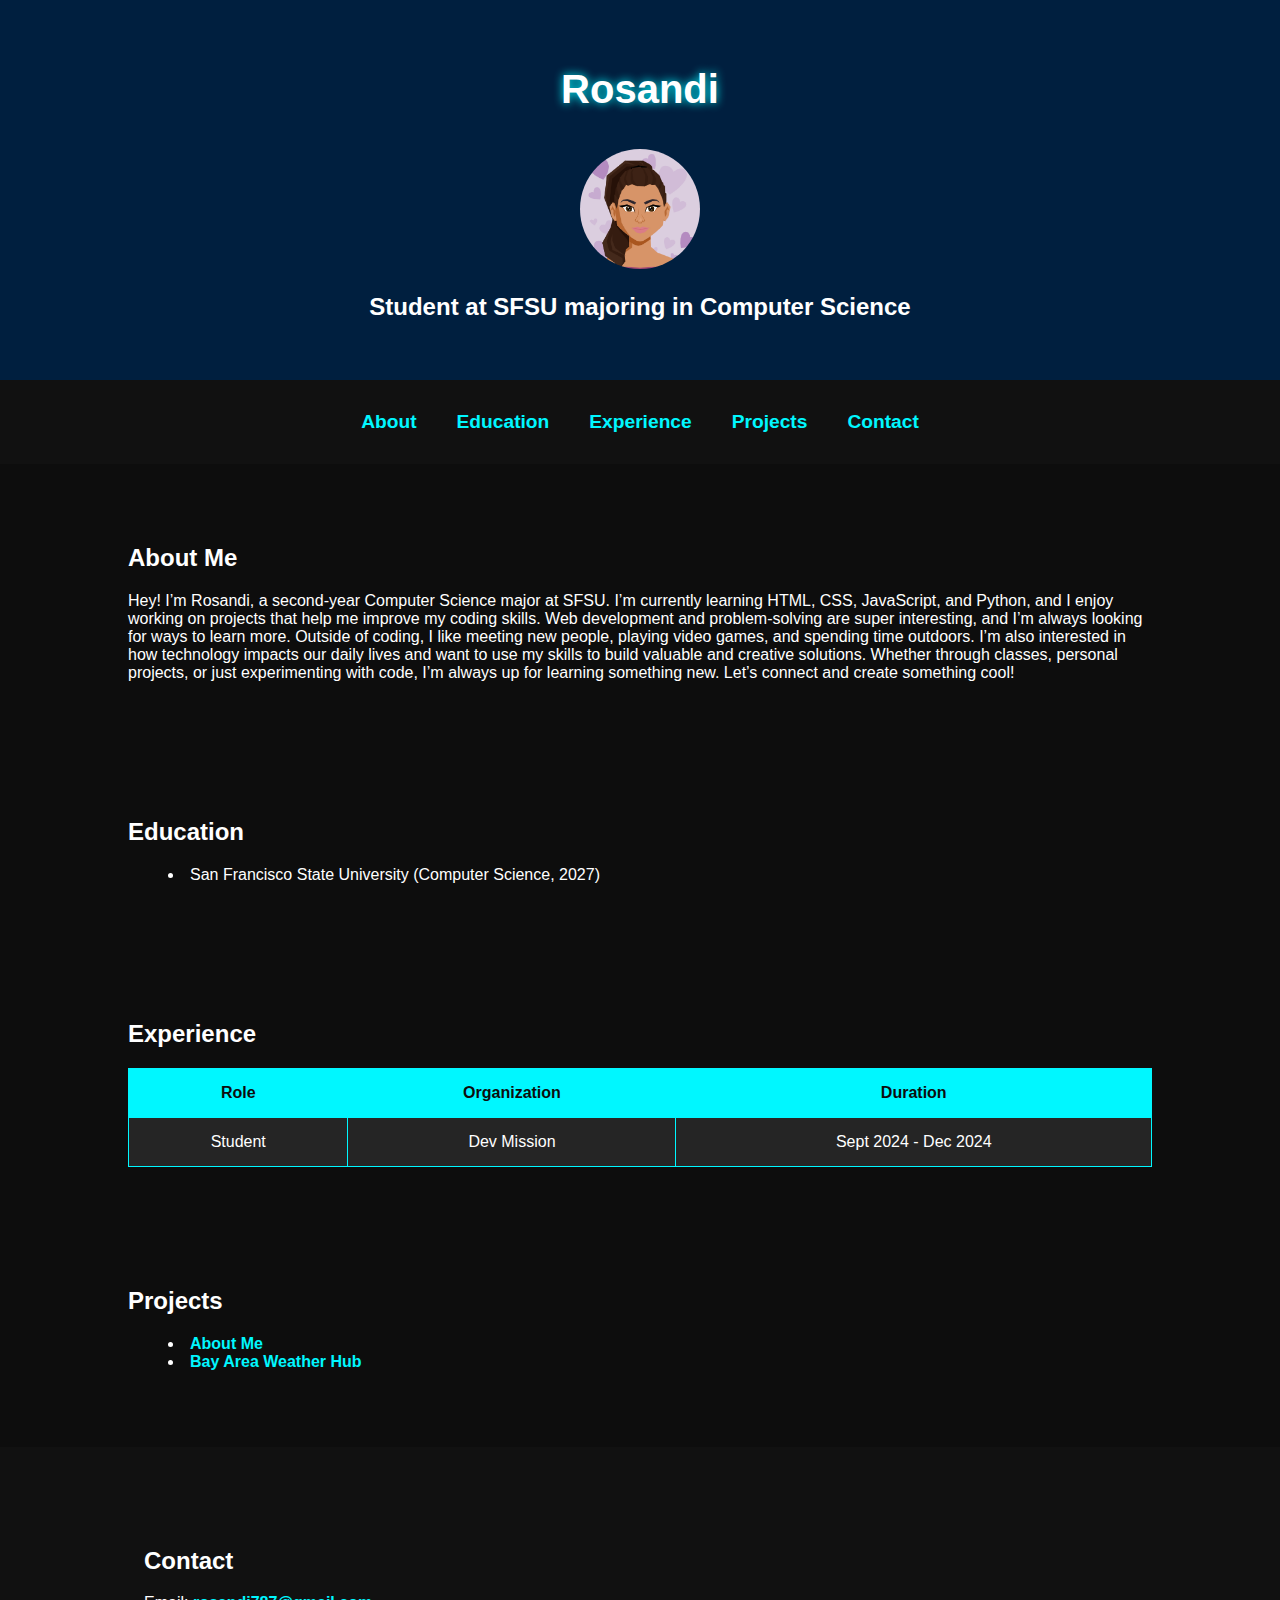
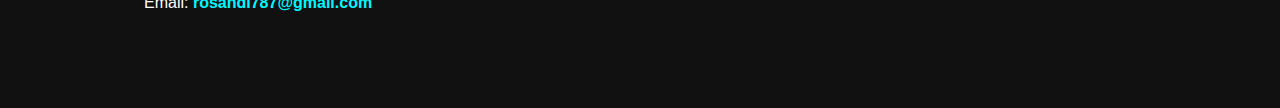
<file: assignments/assignment-3/index.html>
<!DOCTYPE html>
<html lang="en">
<head>
    <meta charset="UTF-8">
    <title>Rosandi Solanga Arachchige - Portfolio</title>
    <meta name="description" content="Personal portfolio of Rosandi">
    <meta name="keywords" content="portfolio, web development, student">
    <link rel="stylesheet" href="styles/styles.css">
</head>
<body>
    <header>
       <h1>Rosandi</h1>
       <img src="images/AvatarMaker.png" alt="Rosandi's profile picture">
       <h2>Student at SFSU majoring in Computer Science</h2>
    </header>

    <nav>
        <ul>
           <li><a href="#about">About</a></li>
           <li><a href="#education">Education</a></li>
           <li><a href="#experience">Experience</a></li>
           <li><a href="#projects">Projects</a></li>
           <li><a href="#contact">Contact</a></li>
        </ul>      
    </nav>

    <main>
        <section id="about">
            <h2>About Me</h2> 
            <p>Hey! I’m Rosandi, a second-year Computer Science major at SFSU. 
               I’m currently learning HTML, CSS, JavaScript, and Python, and I enjoy working on projects 
               that help me improve my coding skills. Web development and problem-solving are super interesting, 
               and I’m always looking for ways to learn more. Outside of coding, I like meeting new people, 
               playing video games, and spending time outdoors. I’m also interested in how technology impacts 
               our daily lives and want to use my skills to build valuable and creative solutions. 
               Whether through classes, personal projects, or just experimenting with code, I’m always up for learning 
               something new. Let’s connect and create something cool!
            </p>
        </section>

        <section id="education">
            <h2>Education</h2>
            <ul>
                <li>San Francisco State University (Computer Science, 2027)</li>
            </ul>
        </section>

        <section id="experience">
            <h2>Experience</h2>
            <table>
                <tr><th>Role</th><th>Organization</th><th>Duration</th></tr>
                <tr><td>Student</td><td>Dev Mission</td><td>Sept 2024 - Dec 2024</td></tr>
            </table>
        </section>

        <section id="projects">
            <h2>Projects</h2>
            <ul>
                <li><a href="https://about-me-project---rosandi.glitch.me/">About Me</a></li>
                <li><a href="https://bay-area-weather-hub.glitch.me/">Bay Area Weather Hub</a></li>
            </ul>
        </section>
    </main>

    <footer>
        <section id="contact">
            <h2>Contact</h2>
            <p>Email: <a href="mailto:rosandi787@gmail.com">rosandi787@gmail.com</a></p>
        </section>
    </footer>
</body>
</html>
</file>
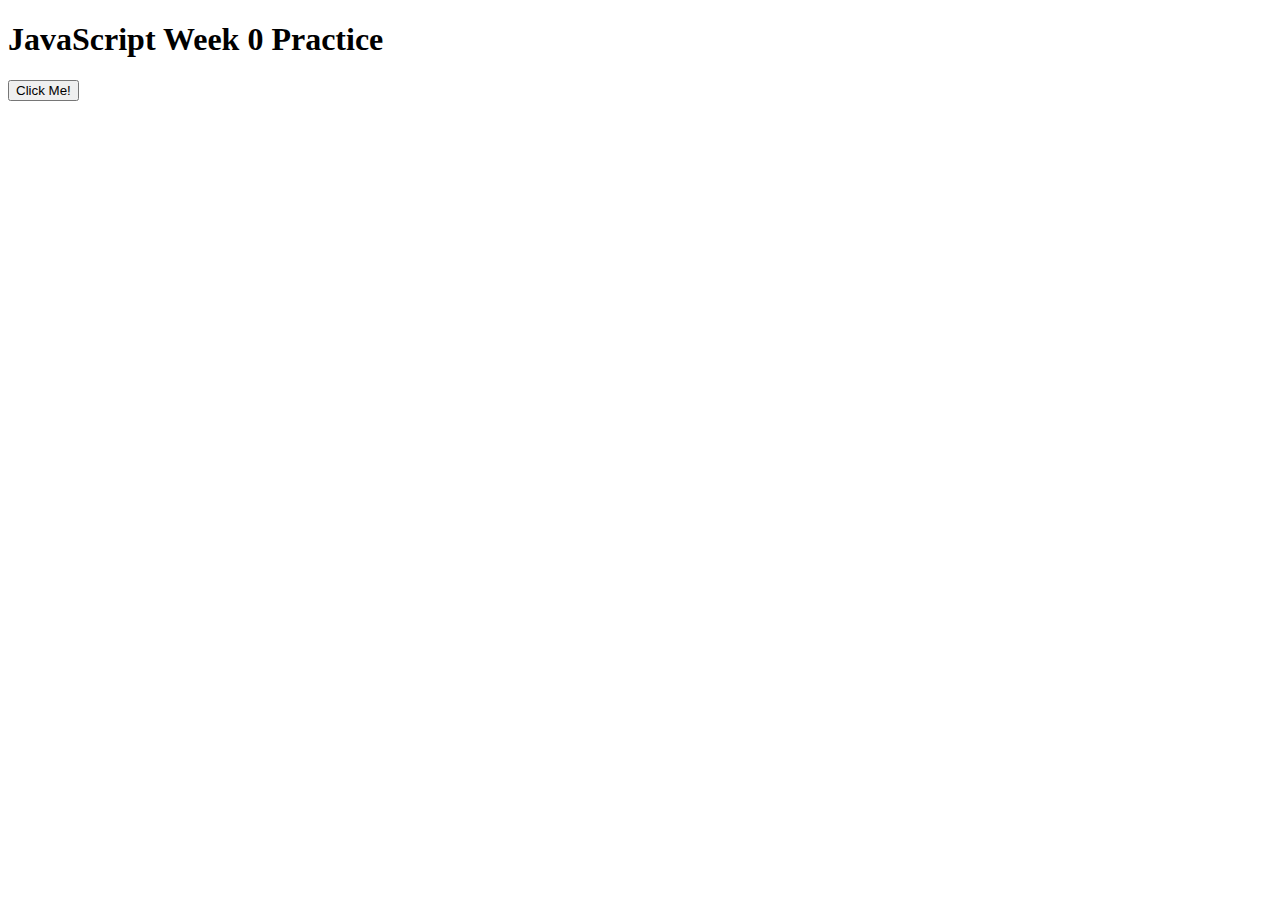
<file: assignments/assignment-4/index.html>
<!DOCTYPE html>
<html>
<head>
    <title>JavaScript Practice</title>
</head>
<body>
    <h1>JavaScript Week 0 Practice</h1>
    <button id="greetButton">Click Me!</button>
    <div id="output"></div>
    
    <script src="hello.js"></script>
    <script>
        document.getElementById("greetButton").addEventListener("click", function() {
            document.getElementById("output").textContent = createMessage("JavaScript");
        });
    </script>
</body>
</html>
</file>
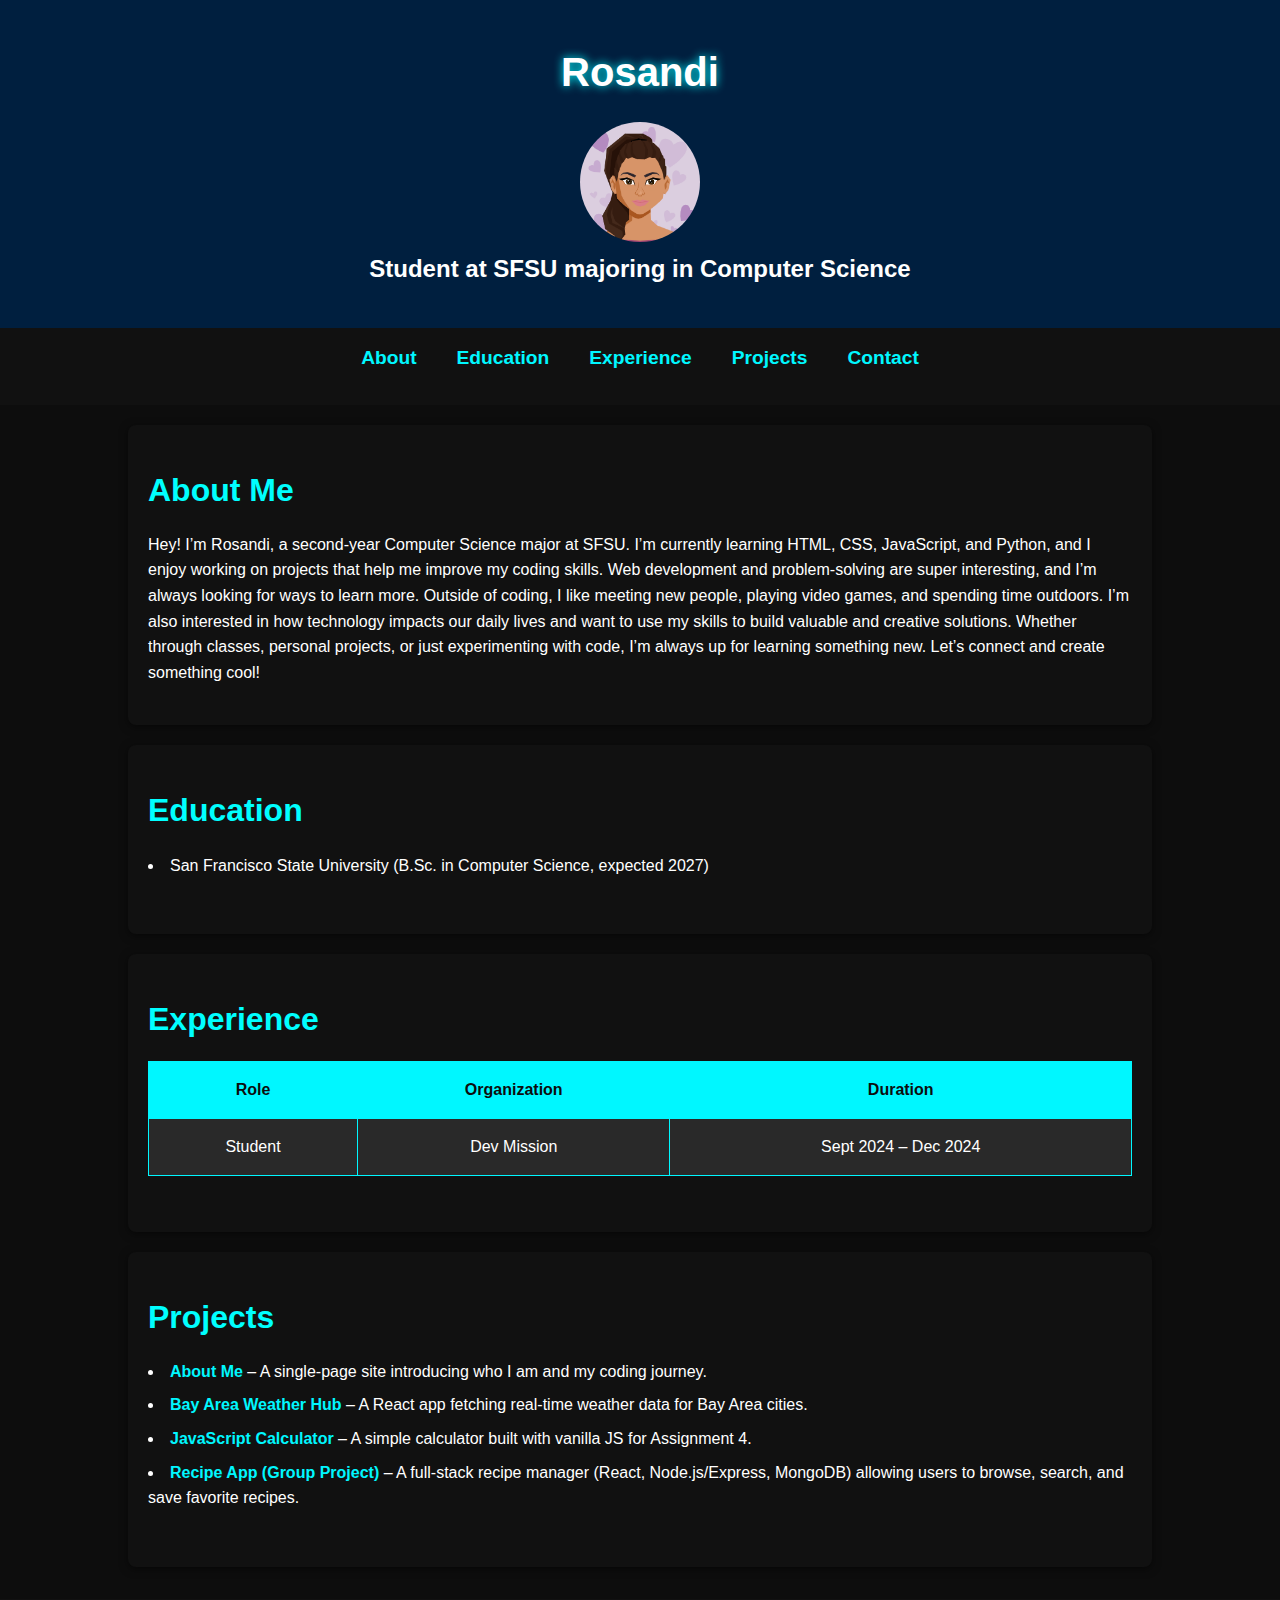
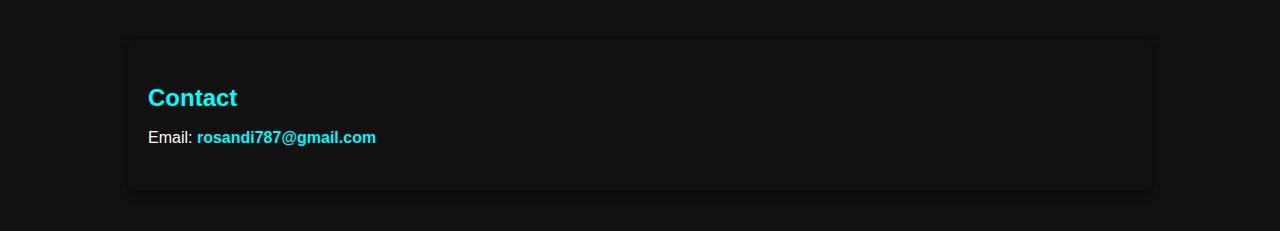
<file: assignments/final assignment/index.html>
<!-- index.html -->
<!DOCTYPE html>
<html lang="en">
<head>
    <meta charset="UTF-8">
    <title>Rosandi Solanga Arachchige – Portfolio</title>
    <meta name="description" content="Personal portfolio of Rosandi">
    <meta name="keywords" content="portfolio, web development, student">
    <link rel="stylesheet" href="styles.css">
</head>
<body>
    <header>
       <h1>Rosandi</h1>
       <img src="images/image.png" alt="Rosandi's profile picture">
       <h2>Student at SFSU majoring in Computer Science</h2>
    </header>

    <nav>
        <ul>
           <li><a href="#about">About</a></li>
           <li><a href="#education">Education</a></li>
           <li><a href="#experience">Experience</a></li>
           <li><a href="#projects">Projects</a></li>
           <li><a href="#contact">Contact</a></li>
        </ul>      
    </nav>

    <main>
        <section id="about">
            <h2>About Me</h2> 
            <p>Hey! I’m Rosandi, a second-year Computer Science major at SFSU. 
               I’m currently learning HTML, CSS, JavaScript, and Python, and I enjoy working on projects 
               that help me improve my coding skills. Web development and problem-solving are super interesting, 
               and I’m always looking for ways to learn more. Outside of coding, I like meeting new people, 
               playing video games, and spending time outdoors. I’m also interested in how technology impacts 
               our daily lives and want to use my skills to build valuable and creative solutions. 
               Whether through classes, personal projects, or just experimenting with code, I’m always up for learning 
               something new. Let’s connect and create something cool!
            </p>
        </section>

        <section id="education">
            <h2>Education</h2>
            <ul>
                <li>San Francisco State University (B.Sc. in Computer Science, expected 2027)</li>
            </ul>
        </section>

        <section id="experience">
            <h2>Experience</h2>
            <table>
                <tr><th>Role</th><th>Organization</th><th>Duration</th></tr>
                <tr><td>Student</td><td>Dev Mission</td><td>Sept 2024 – Dec 2024</td></tr>
            </table>
        </section>

        <section id="projects">
            <h2>Projects</h2>
            <ul>
                <li>
                  <a href="https://about-me-project---rosandi.glitch.me/">About Me</a>
                  – A single‑page site introducing who I am and my coding journey.
                </li>
                <li>
                  <a href="https://bay-area-weather-hub.glitch.me/">Bay Area Weather Hub</a>
                  – A React app fetching real‑time weather data for Bay Area cities.
                </li>
                <li>
                  <a href="calculator/calculator.html">JavaScript Calculator</a>
                  – A simple calculator built with vanilla JS for Assignment 4.
                </li>
                <li>
                  <a href="http://localhost:3001/">Recipe App (Group Project)</a>
                  – A full‑stack recipe manager (React, Node.js/Express, MongoDB) allowing users to browse, search, and save favorite recipes.
                </li>
            </ul>
        </section>
    </main>

    <footer>
        <section id="contact">
            <h2>Contact</h2>
            <p>Email: <a href="mailto:rosandi787@gmail.com">rosandi787@gmail.com</a></p>
        </section>
    </footer>
</body>
</html>
</file>
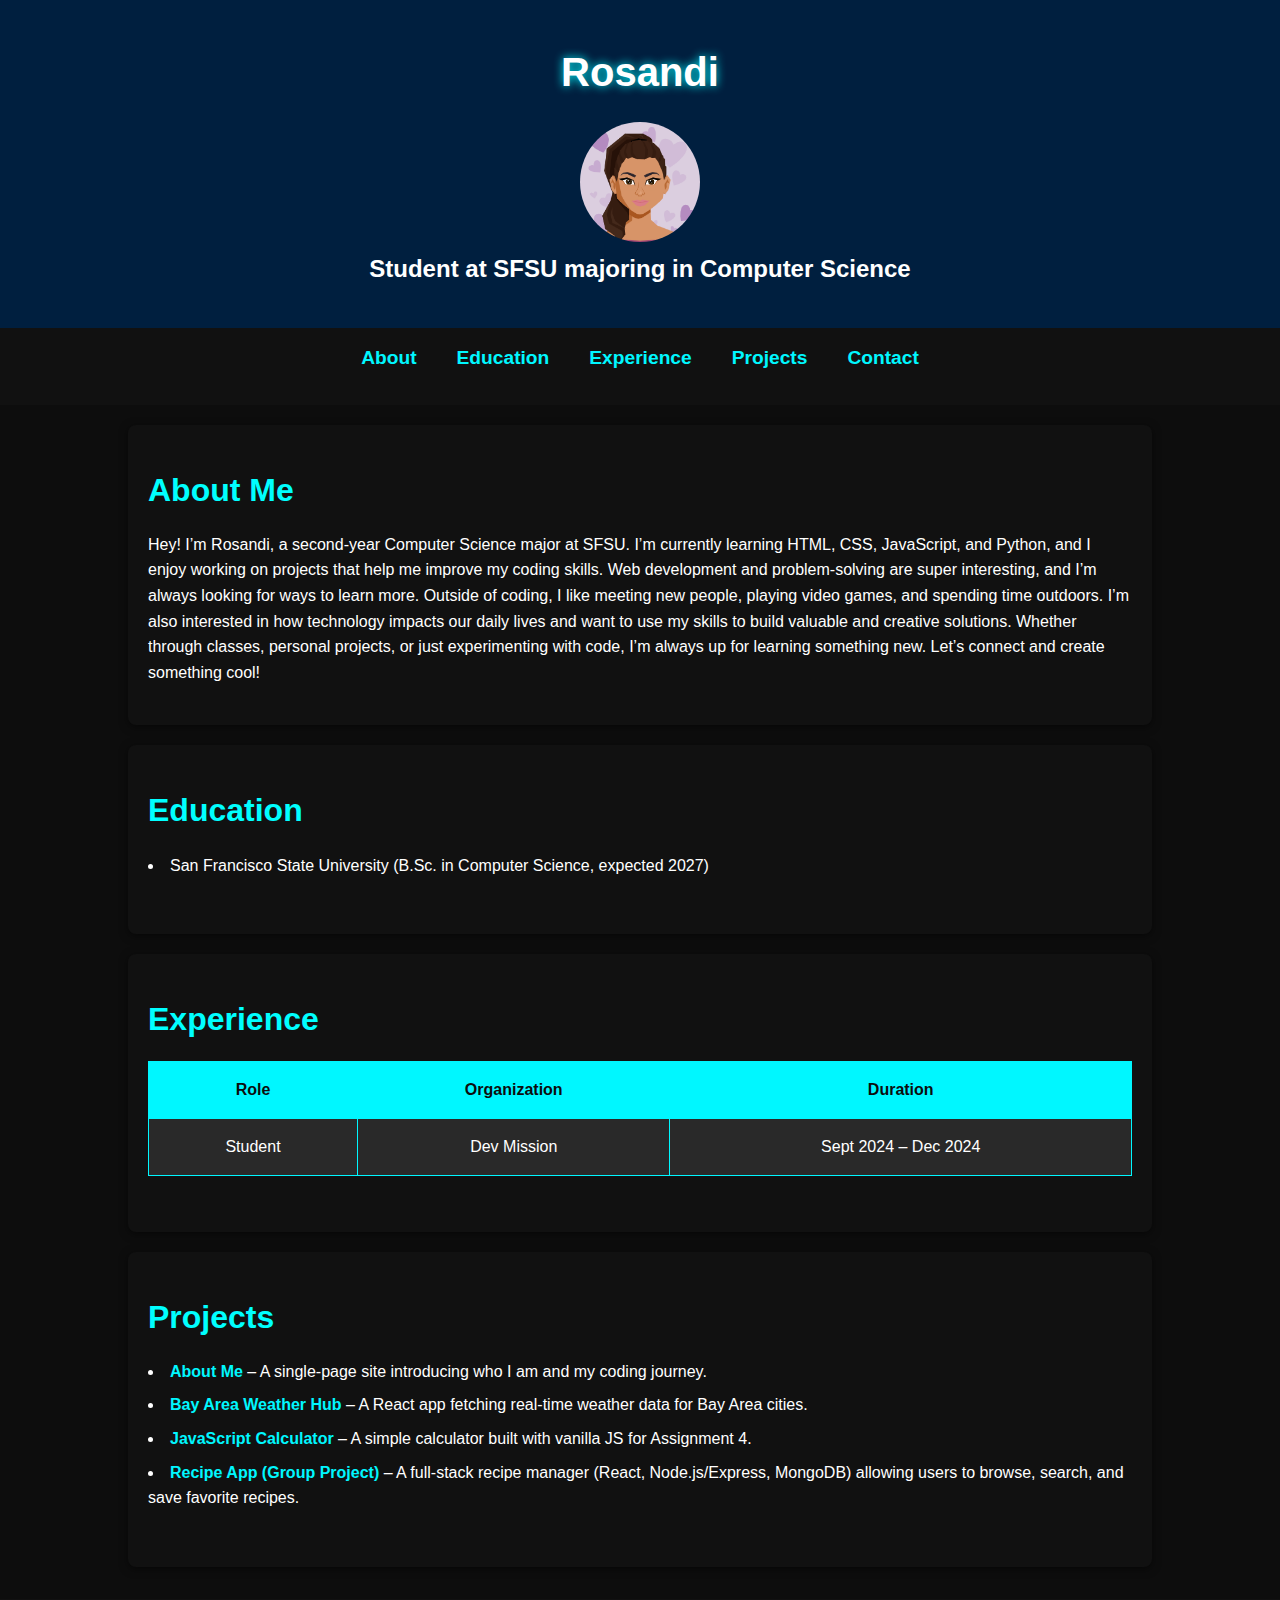
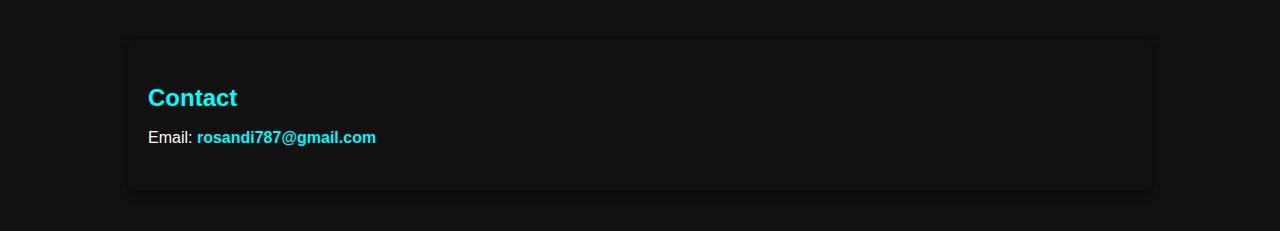
<file: assignments/final/index.html>
<!-- index.html -->
<!DOCTYPE html>
<html lang="en">
<head>
    <meta charset="UTF-8">
    <title>Rosandi Solanga Arachchige – Portfolio</title>
    <meta name="description" content="Personal portfolio of Rosandi">
    <meta name="keywords" content="portfolio, web development, student">
    <link rel="stylesheet" href="styles.css">
</head>
<body>
    <header>
       <h1>Rosandi</h1>
       <img src="images/image.png" alt="Rosandi's profile picture">
       <h2>Student at SFSU majoring in Computer Science</h2>
    </header>

    <nav>
        <ul>
           <li><a href="#about">About</a></li>
           <li><a href="#education">Education</a></li>
           <li><a href="#experience">Experience</a></li>
           <li><a href="#projects">Projects</a></li>
           <li><a href="#contact">Contact</a></li>
        </ul>      
    </nav>

    <main>
        <section id="about">
            <h2>About Me</h2> 
            <p>Hey! I’m Rosandi, a second-year Computer Science major at SFSU. 
               I’m currently learning HTML, CSS, JavaScript, and Python, and I enjoy working on projects 
               that help me improve my coding skills. Web development and problem-solving are super interesting, 
               and I’m always looking for ways to learn more. Outside of coding, I like meeting new people, 
               playing video games, and spending time outdoors. I’m also interested in how technology impacts 
               our daily lives and want to use my skills to build valuable and creative solutions. 
               Whether through classes, personal projects, or just experimenting with code, I’m always up for learning 
               something new. Let’s connect and create something cool!
            </p>
        </section>

        <section id="education">
            <h2>Education</h2>
            <ul>
                <li>San Francisco State University (B.Sc. in Computer Science, expected 2027)</li>
            </ul>
        </section>

        <section id="experience">
            <h2>Experience</h2>
            <table>
                <tr><th>Role</th><th>Organization</th><th>Duration</th></tr>
                <tr><td>Student</td><td>Dev Mission</td><td>Sept 2024 – Dec 2024</td></tr>
            </table>
        </section>

        <section id="projects">
            <h2>Projects</h2>
            <ul>
                <li>
                  <a href="https://about-me-project---rosandi.glitch.me/">About Me</a>
                  – A single‑page site introducing who I am and my coding journey.
                </li>
                <li>
                  <a href="https://bay-area-weather-hub.glitch.me/">Bay Area Weather Hub</a>
                  – A React app fetching real‑time weather data for Bay Area cities.
                </li>
                <li>
                  <a href="calculator/calculator.html">JavaScript Calculator</a>
                  – A simple calculator built with vanilla JS for Assignment 4.
                </li>
                <li>
                  <a href="https://groupjrecipeapp.onrender.com/">Recipe App (Group Project)</a>
                  – A full‑stack recipe manager (React, Node.js/Express, MongoDB) allowing users to browse, search, and save favorite recipes.
                </li>
            </ul>
        </section>
    </main>

    <footer>
        <section id="contact">
            <h2>Contact</h2>
            <p>Email: <a href="mailto:rosandi787@gmail.com">rosandi787@gmail.com</a></p>
        </section>
    </footer>
</body>
</html>
</file>
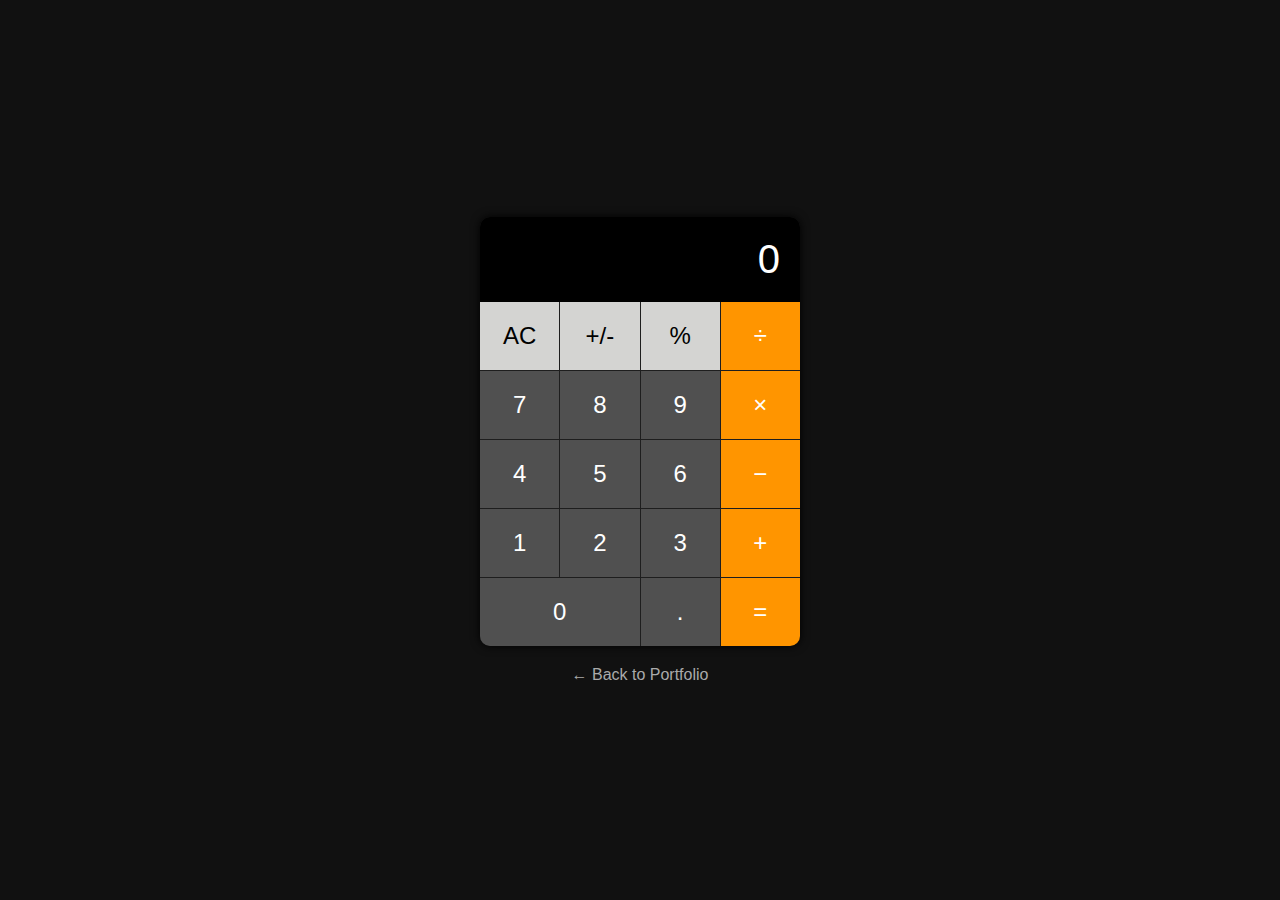
<file: assignments/assignment-4/calculator.html>
<!DOCTYPE html>
<html lang="en">
<head>
  <meta charset="UTF-8" />
  <meta name="viewport" content="width=device-width, initial-scale=1.0"/>
  <title>JavaScript Calculator</title>
  <link rel="stylesheet" href="calculator.css" />
</head>
<body>
  <div class="calculator">
    <div id="display">0</div>
    <div class="buttons">
      <button class="btn gray" data-action="clear">AC</button>
      <button class="btn gray" data-action="plus-minus">+/-</button>
      <button class="btn gray" data-action="percent">%</button>
      <button class="btn orange" data-action="operator" data-value="/">÷</button>

      <button class="btn dark" data-action="number" data-value="7">7</button>
      <button class="btn dark" data-action="number" data-value="8">8</button>
      <button class="btn dark" data-action="number" data-value="9">9</button>
      <button class="btn orange" data-action="operator" data-value="*">×</button>

      <button class="btn dark" data-action="number" data-value="4">4</button>
      <button class="btn dark" data-action="number" data-value="5">5</button>
      <button class="btn dark" data-action="number" data-value="6">6</button>
      <button class="btn orange" data-action="operator" data-value="-">−</button>

      <button class="btn dark" data-action="number" data-value="1">1</button>
      <button class="btn dark" data-action="number" data-value="2">2</button>
      <button class="btn dark" data-action="number" data-value="3">3</button>
      <button class="btn orange" data-action="operator" data-value="+">+</button>

      <button class="btn dark zero" data-action="number" data-value="0">0</button>
      <button class="btn dark" data-action="number" data-value=".">.</button>
      <button class="btn orange" data-action="equals">=</button>
    </div>
  </div>

  <a href="index.html" class="back-link">← Back to Portfolio</a>

  <!-- I added JS at the bottom to avoid DOM issues -->
  <script src="calculator.js"></script>
</body>
</html>
</file>
<file: assignments/assignment-3/styles/styles.css>
/* Theme Colors */
:root {
    --primary-color: #00ffff;
    --secondary-color: #ff00ff;
    --background-color: #0d0d0d;
    --text-color: #ffffff;
    --glow-blue: #00f7ff;
    --glow-purple: #8a2be2;
    --font-heading: 'Poppins', sans-serif;
    --font-body: 'Montserrat', sans-serif;
}

/* Basic Styling */
body {
    font-family: var(--font-body);
    background-color: var(--background-color);
    color: var(--text-color);
    margin: 0;
    padding: 0;
    text-align: center;
}

/* Header */
header {
    background: #001f3f;
    color: white;
    padding: 40px;
}

header h1 {
    font-family: var(--font-heading);
    font-size: 2.5em;
    text-shadow: 0 0 10px var(--glow-blue);
}

header img {
    width: 120px;
    border-radius: 50%;
    margin-top: 10px;
}

/* Navigation */
nav {
    background: #111;
    padding: 15px 0;
}

nav ul {
    display: flex;
    justify-content: center;
    list-style: none;
    padding: 0;
}

nav ul li {
    margin: 0 20px;
}

nav ul li a {
    text-decoration: none;
    color: var(--glow-blue);
    font-weight: bold;
    font-size: 1.2em;
    transition: color 0.3s ease-in-out;
}

nav ul li a:hover {
    color: var(--glow-purple);
    text-shadow: 0 0 15px var(--glow-purple);
}

/* Sections */
section {
    padding: 40px;
    width: 80%;
    margin: 20px auto;
    text-align: left;
}

/* Fix List Alignment */
ul {
    list-style-position: inside;
}

/* Table */
table {
    width: 100%;
    border-collapse: collapse;
}

th, td {
    border: 1px solid var(--glow-blue);
    padding: 15px;
    text-align: center;
}

th {
    background: var(--glow-blue);
    color: #0d0d0d;
}

tr:nth-child(even) {
    background: rgba(255, 255, 255, 0.1);
}

/* Projects */
#projects a {
    color: var(--glow-blue);
    font-weight: bold;
    text-decoration: none;
    transition: color 0.3s ease-in-out;
}

#projects a:hover {
    color: var(--glow-purple);
    text-shadow: 0 0 15px var(--glow-purple);
}

/* Footer */
footer {
    background: #111;
    padding: 20px;
}

/* Contact Link */
#contact a {
    color: var(--glow-blue);
    font-weight: bold;
    text-decoration: none;
}

#contact a:hover {
    color: var(--glow-purple);
    text-shadow: 0 0 10px var(--glow-purple);
</file>
<file: assignments/final assignment/styles.css>
/* styles/styles.css */

/* Theme Colors */
:root {
    --primary-color: #00ffff;
    --secondary-color: #ff00ff;
    --background-color: #0d0d0d;
    --text-color: #ffffff;
    --glow-blue: #00f7ff;
    --glow-purple: #8a2be2;
    --font-heading: 'Poppins', sans-serif;
    --font-body: 'Montserrat', sans-serif;
}

/* Basic Styling */
* {
    margin: 0;
    padding: 0;
    box-sizing: border-box;
}

body {
    font-family: var(--font-body);
    background-color: var(--background-color);
    color: var(--text-color);
    margin: 0;
    padding: 0;
    text-align: center;
    line-height: 1.6;
}

/* Header */
header {
    background: #001f3f;
    color: white;
    padding: 40px 20px;
}

header h1 {
    font-family: var(--font-heading);
    font-size: 2.5em;
    text-shadow: 0 0 10px var(--glow-blue);
    margin-bottom: 0.5rem;
}

header img {
    width: 120px;
    height: 120px;
    border-radius: 50%;
    margin-top: 10px;
    object-fit: cover;
}

/* Navigation */
nav {
    background: #111;
    padding: 15px 0;
}

nav ul {
    display: flex;
    justify-content: center;
    list-style: none;
}

nav ul li {
    margin: 0 20px;
}

nav ul li a {
    text-decoration: none;
    color: var(--glow-blue);
    font-weight: bold;
    font-size: 1.2em;
    transition: color 0.3s ease-in-out, text-shadow 0.3s ease-in-out;
}

nav ul li a:hover {
    color: var(--glow-purple);
    text-shadow: 0 0 15px var(--glow-purple);
}

/* Sections */
section {
    padding: 40px 20px;
    width: 80%;
    margin: 20px auto;
    text-align: left;
    background: #111;
    border-radius: 8px;
    box-shadow: 0 2px 8px rgba(0,0,0,0.5);
}

section h2 {
    font-family: var(--font-heading);
    font-size: 2em;
    margin-bottom: 1rem;
    color: var(--primary-color);
}

/* Lists */
ul {
    list-style-position: inside;
    margin-bottom: 1rem;
}

ul li {
    margin-bottom: 0.5rem;
    font-size: 1rem;
}

/* Table */
table {
    width: 100%;
    border-collapse: collapse;
    margin-bottom: 1rem;
}

th, td {
    border: 1px solid var(--glow-blue);
    padding: 15px;
    text-align: center;
}

th {
    background: var(--glow-blue);
    color: var(--background-color);
    font-weight: bold;
}

tr:nth-child(even) {
    background: rgba(255, 255, 255, 0.1);
}

/* Projects */
#projects a {
    color: var(--glow-blue);
    font-weight: bold;
    text-decoration: none;
    transition: color 0.3s ease-in-out, text-shadow 0.3s ease-in-out;
}

#projects a:hover {
    color: var(--glow-purple);
    text-shadow: 0 0 15px var(--glow-purple);
}

/* Footer */
footer {
    background: #111;
    padding: 20px 0;
    margin-top: 2rem;
}

footer h2 {
    font-family: var(--font-heading);
    font-size: 1.5em;
    margin-bottom: 0.5rem;
}

footer p, footer a {
    color: var(--text-color);
    font-size: 1rem;
}

/* Contact Link */
#contact a {
    color: var(--glow-blue);
    font-weight: bold;
    text-decoration: none;
    transition: color 0.3s ease-in-out, text-shadow 0.3s ease-in-out;
}

#contact a:hover {
    color: var(--glow-purple);
    text-shadow: 0 0 10px var(--glow-purple);
}

/* Responsive adjustments */
@media (max-width: 768px) {
    nav ul {
        flex-direction: column;
    }
    nav ul li {
        margin: 10px 0;
    }
    section {
        width: 95%;
        padding: 20px;
    }
    header h1 {
        font-size: 2em;
    }
    header img {
        width: 100px;
        height: 100px;
    }
}
</file>
<file: assignments/final/styles.css>
/* styles/styles.css */

/* Theme Colors */
:root {
    --primary-color: #00ffff;
    --secondary-color: #ff00ff;
    --background-color: #0d0d0d;
    --text-color: #ffffff;
    --glow-blue: #00f7ff;
    --glow-purple: #8a2be2;
    --font-heading: 'Poppins', sans-serif;
    --font-body: 'Montserrat', sans-serif;
}

/* Basic Styling */
* {
    margin: 0;
    padding: 0;
    box-sizing: border-box;
}

body {
    font-family: var(--font-body);
    background-color: var(--background-color);
    color: var(--text-color);
    margin: 0;
    padding: 0;
    text-align: center;
    line-height: 1.6;
}

/* Header */
header {
    background: #001f3f;
    color: white;
    padding: 40px 20px;
}

header h1 {
    font-family: var(--font-heading);
    font-size: 2.5em;
    text-shadow: 0 0 10px var(--glow-blue);
    margin-bottom: 0.5rem;
}

header img {
    width: 120px;
    height: 120px;
    border-radius: 50%;
    margin-top: 10px;
    object-fit: cover;
}

/* Navigation */
nav {
    background: #111;
    padding: 15px 0;
}

nav ul {
    display: flex;
    justify-content: center;
    list-style: none;
}

nav ul li {
    margin: 0 20px;
}

nav ul li a {
    text-decoration: none;
    color: var(--glow-blue);
    font-weight: bold;
    font-size: 1.2em;
    transition: color 0.3s ease-in-out, text-shadow 0.3s ease-in-out;
}

nav ul li a:hover {
    color: var(--glow-purple);
    text-shadow: 0 0 15px var(--glow-purple);
}

/* Sections */
section {
    padding: 40px 20px;
    width: 80%;
    margin: 20px auto;
    text-align: left;
    background: #111;
    border-radius: 8px;
    box-shadow: 0 2px 8px rgba(0,0,0,0.5);
}

section h2 {
    font-family: var(--font-heading);
    font-size: 2em;
    margin-bottom: 1rem;
    color: var(--primary-color);
}

/* Lists */
ul {
    list-style-position: inside;
    margin-bottom: 1rem;
}

ul li {
    margin-bottom: 0.5rem;
    font-size: 1rem;
}

/* Table */
table {
    width: 100%;
    border-collapse: collapse;
    margin-bottom: 1rem;
}

th, td {
    border: 1px solid var(--glow-blue);
    padding: 15px;
    text-align: center;
}

th {
    background: var(--glow-blue);
    color: var(--background-color);
    font-weight: bold;
}

tr:nth-child(even) {
    background: rgba(255, 255, 255, 0.1);
}

/* Projects */
#projects a {
    color: var(--glow-blue);
    font-weight: bold;
    text-decoration: none;
    transition: color 0.3s ease-in-out, text-shadow 0.3s ease-in-out;
}

#projects a:hover {
    color: var(--glow-purple);
    text-shadow: 0 0 15px var(--glow-purple);
}

/* Footer */
footer {
    background: #111;
    padding: 20px 0;
    margin-top: 2rem;
}

footer h2 {
    font-family: var(--font-heading);
    font-size: 1.5em;
    margin-bottom: 0.5rem;
}

footer p, footer a {
    color: var(--text-color);
    font-size: 1rem;
}

/* Contact Link */
#contact a {
    color: var(--glow-blue);
    font-weight: bold;
    text-decoration: none;
    transition: color 0.3s ease-in-out, text-shadow 0.3s ease-in-out;
}

#contact a:hover {
    color: var(--glow-purple);
    text-shadow: 0 0 10px var(--glow-purple);
}

/* Responsive adjustments */
@media (max-width: 768px) {
    nav ul {
        flex-direction: column;
    }
    nav ul li {
        margin: 10px 0;
    }
    section {
        width: 95%;
        padding: 20px;
    }
    header h1 {
        font-size: 2em;
    }
    header img {
        width: 100px;
        height: 100px;
    }
}
</file>
<file: assignments/assignment-4/calculator.css>
body {
    background-color: #111;
    font-family: 'Arial', sans-serif;
    color: white;
    display: flex;
    flex-direction: column;
    align-items: center;
    justify-content: center;
    min-height: 100vh;
    margin: 0;
  }
  
  .calculator {
    width: 320px;
    background-color: #1e1e1e;
    border-radius: 10px;
    box-shadow: 0 0 10px #000;
    overflow: hidden;
  }
  
  #display {
    background: #000;
    padding: 20px;
    font-size: 2.5rem;
    text-align: right;
    color: white;
    overflow-x: auto;
  }
  
  .buttons {
    display: grid;
    grid-template-columns: repeat(4, 1fr);
    gap: 1px;
  }
  
  .btn {
    padding: 20px;
    font-size: 1.5rem;
    border: none;
    cursor: pointer;
  }
  
  .btn:active {
    opacity: 0.7;
  }
  
  .dark {
    background: #505050;
    color: white;
  }
  
  .gray {
    background: #d4d4d2;
    color: black;
  }
  
  .orange {
    background: #ff9500;
    color: white;
  }
  
  .zero {
    grid-column: span 2;
  }
  
  .back-link {
    margin-top: 20px;
    text-decoration: none;
    color: #aaa;
    font-size: 1rem;
  }
  
  .back-link:hover {
    color: #fff;
  }
</file>
